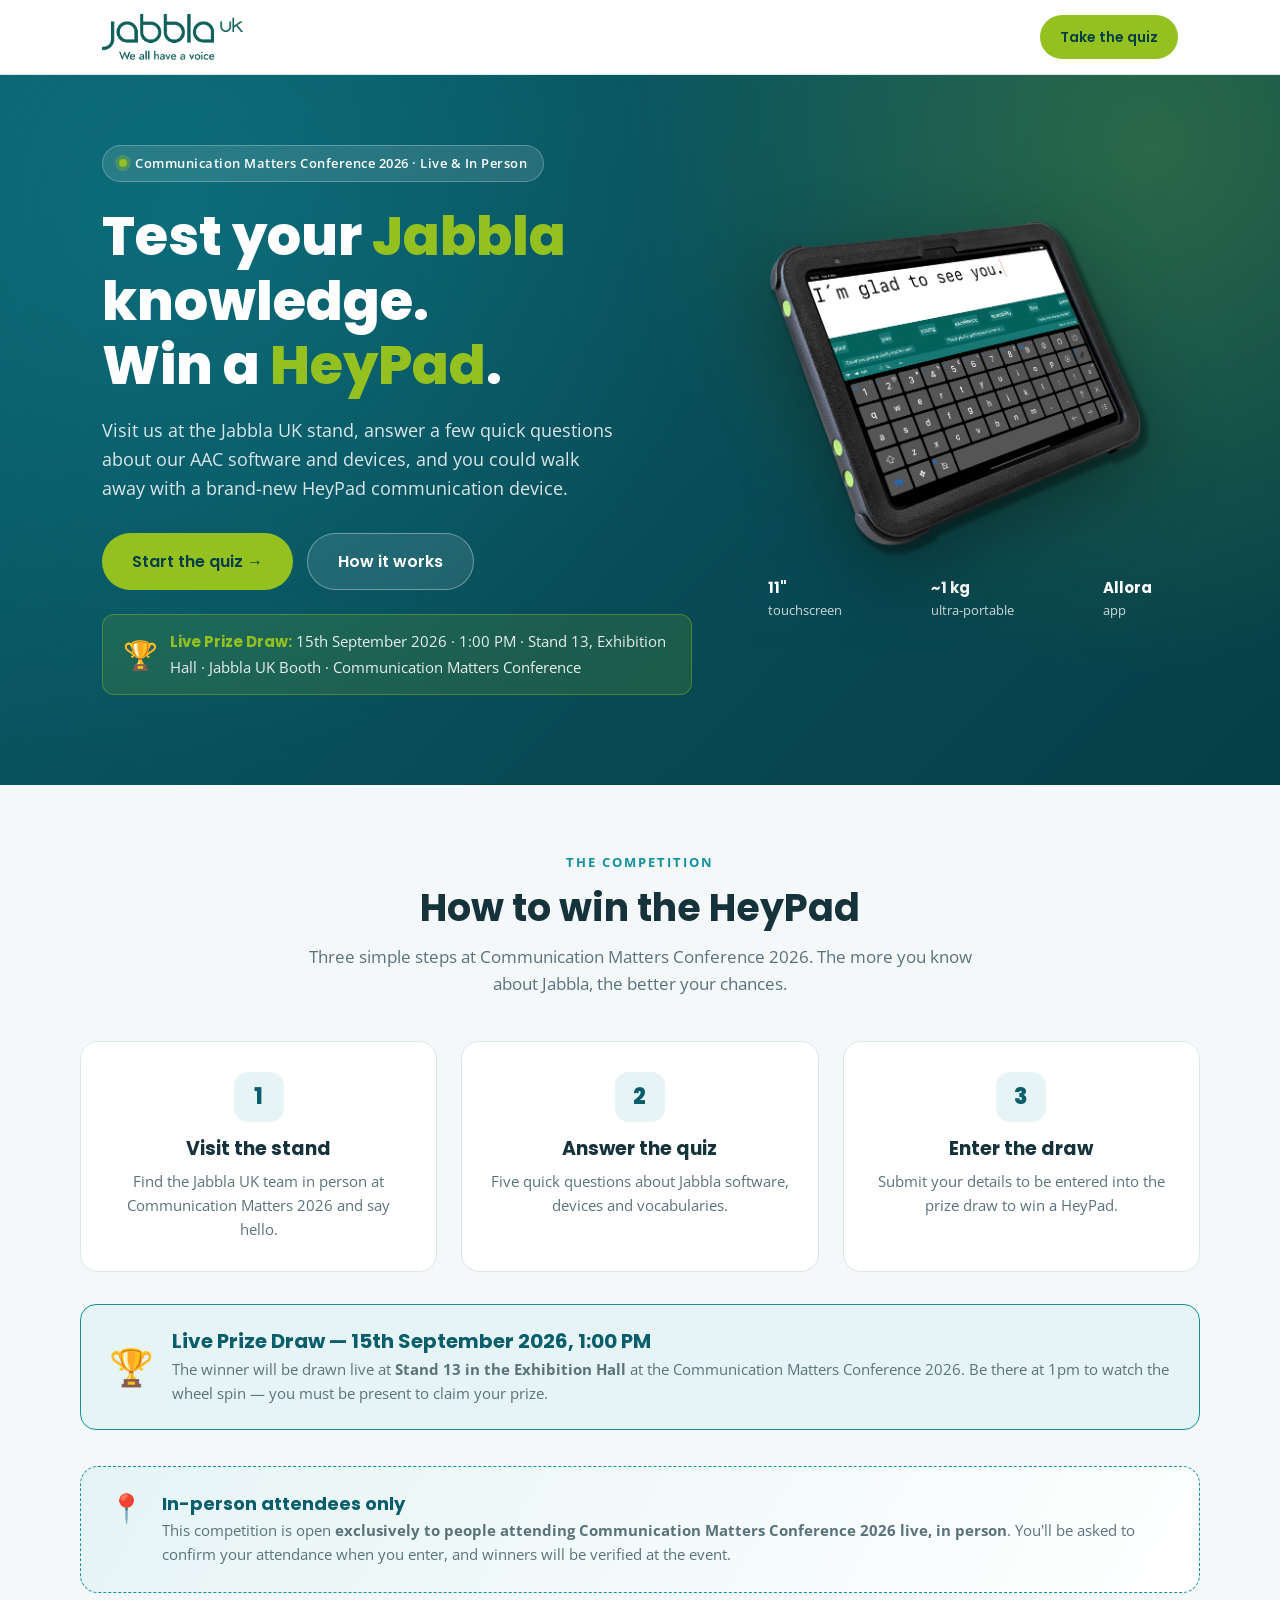
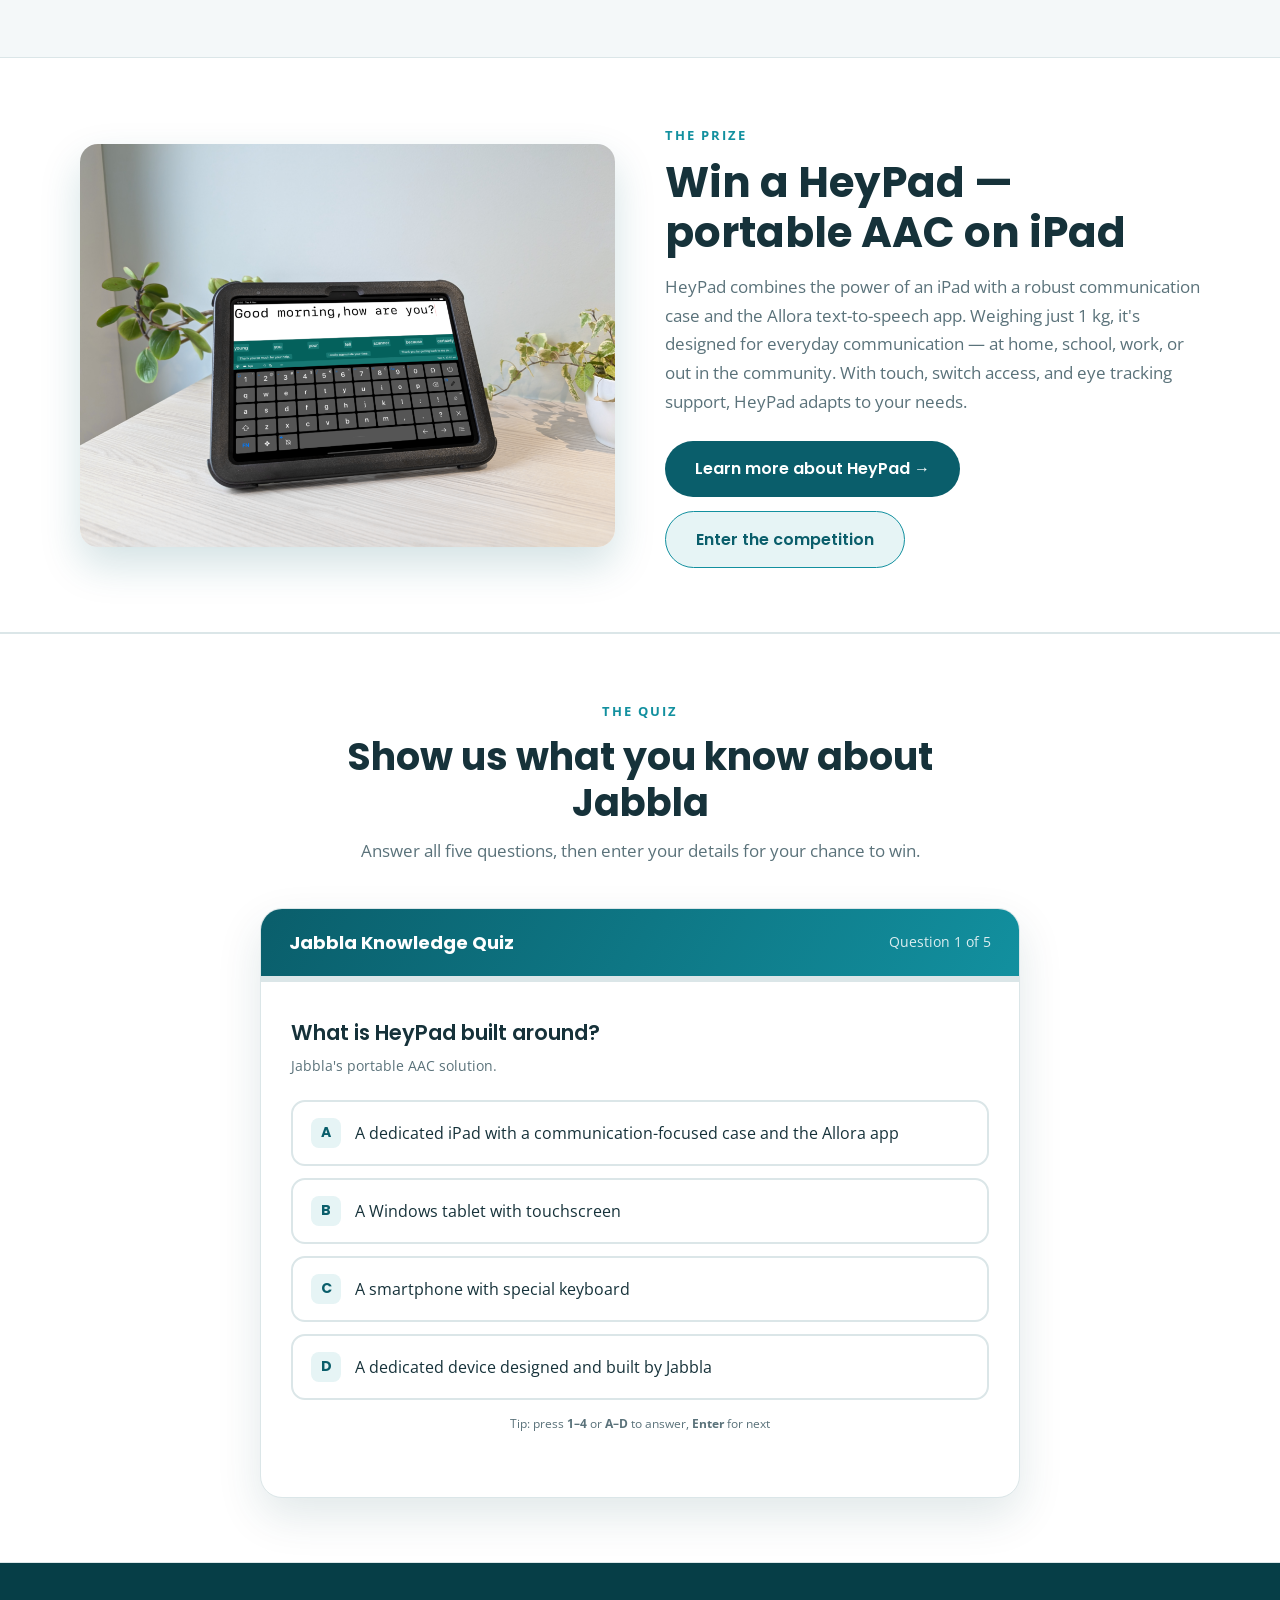
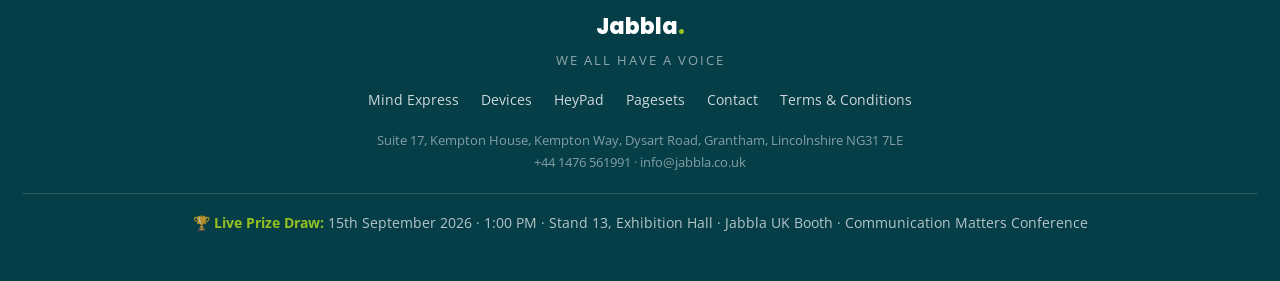
<file: index.html>
<!DOCTYPE html>
<html lang="en-GB">
<head>
<meta charset="UTF-8" />
<meta name="viewport" content="width=device-width, initial-scale=1.0" />
<title>Win a HeyPad | Jabbla UK @ Communication Matters 2026</title>
<meta name="description" content="Test your Jabbla knowledge at Communication Matters Conference 2026 for your chance to win a HeyPad AAC communication device. Open to in-person attendees only." />
<link rel="icon" href="favicon-32.png?v=2" type="image/png" sizes="32x32" />
<link rel="icon" href="favicon-192.png?v=2" type="image/png" sizes="192x192" />
<link rel="apple-touch-icon" href="favicon-180.png?v=2" />
<meta property="og:title" content="Win a HeyPad | Jabbla UK @ Communication Matters 2026" />
<meta property="og:description" content="Test your Jabbla knowledge at CM 2026 for your chance to win a HeyPad AAC communication device. Open to in-person attendees only." />
<meta property="og:image" content="https://smilepineapple.github.io/heypad-competition-cm2026/HeyPad-EN-side-3-no-background.png" />
<meta property="og:url" content="https://www.jabbla.co.uk/heypad-competition/" />
<script>
  // Redirect any old GitHub Pages QR/bookmark traffic to the official Jabbla site
  if(location.hostname === 'smilepineapple.github.io' && location.pathname.startsWith('/heypad-competition-cm2026')){
    const target = 'https://www.jabbla.co.uk' + location.pathname.replace('/heypad-competition-cm2026','/heypad-competition') + location.search + location.hash;
    location.replace(target);
  }
</script>
<meta property="og:type" content="website" />
<meta name="twitter:card" content="summary_large_image" />
<meta name="twitter:title" content="Win a HeyPad | Jabbla UK @ Communication Matters 2026" />
<meta name="twitter:description" content="Test your Jabbla knowledge at CM 2026 for your chance to win a HeyPad AAC communication device." />
<meta name="twitter:image" content="https://smilepineapple.github.io/heypad-competition-cm2026/HeyPad-EN-side-3-no-background.png" />
<link rel="preconnect" href="https://fonts.googleapis.com" />
<link rel="preconnect" href="https://fonts.gstatic.com" crossorigin />
<link href="https://fonts.googleapis.com/css2?family=Poppins:wght@400;500;600;700;800&family=Open+Sans:wght@400;500;600;700&display=swap" rel="stylesheet" />
<style>
  :root{
    /* Jabbla-inspired palette: petrol/teal + lime accent */
    --petrol:#0a5e6b;
    --petrol-dark:#063e47;
    --teal:#12909f;
    --teal-light:#e6f4f5;
    --lime:#94c11f;
    --lime-dark:#7aa516;
    --ink:#16323a;
    --muted:#5a727a;
    --line:#dbe6e8;
    --bg:#f4f8f9;
    --white:#ffffff;
    --correct:#94c11f;
    --wrong:#e2574c;
    --shadow:0 18px 45px rgba(6,62,71,.12);
    --radius:18px;
  }
  *{box-sizing:border-box;margin:0;padding:0}
  html{scroll-behavior:smooth}
  body{
    font-family:'Open Sans',-apple-system,BlinkMacSystemFont,sans-serif;
    color:var(--ink);
    background:var(--bg);
    line-height:1.6;
  }
  h1,h2,h3,.brand-name{font-family:'Poppins',sans-serif;font-weight:700;line-height:1.2}

  /* ---------- Header ---------- */
  header.site{
    background:var(--white);
    border-bottom:1px solid var(--line);
    position:sticky;top:0;z-index:50;
  }
  .nav{
    max-width:1120px;margin:0 auto;padding:14px 22px;
    display:flex;align-items:center;justify-content:space-between;gap:14px;
  }
  .logo{display:flex;align-items:center;gap:12px;text-decoration:none;color:var(--ink)}
  .logo-img{height:46px;width:auto;display:block}
  .logo .mark{
    width:42px;height:42px;border-radius:12px;
    background:linear-gradient(135deg,var(--teal),var(--petrol));
    display:grid;place-items:center;color:#fff;font-family:'Poppins';font-weight:800;font-size:22px;
    box-shadow:0 6px 16px rgba(10,94,107,.35);
  }
  .logo .brand-name{font-size:20px;letter-spacing:.5px}
  .logo .tag{display:block;font-family:'Open Sans';font-weight:400;font-size:11px;color:var(--muted);letter-spacing:1.5px;text-transform:uppercase}
  .nav-cta{
    background:var(--lime);color:var(--petrol-dark);text-decoration:none;
    font-family:'Poppins';font-weight:600;font-size:14px;
    padding:11px 20px;border-radius:999px;transition:.2s;white-space:nowrap;
  }
  .nav-cta:hover{background:var(--lime-dark);color:#fff;transform:translateY(-1px)}

  /* ---------- Hero ---------- */
  .hero{
    background:radial-gradient(circle at 15% 20%,rgba(18,144,159,.35),transparent 45%),
               radial-gradient(circle at 90% 10%,rgba(148,193,31,.25),transparent 40%),
               linear-gradient(135deg,var(--petrol) 0%,var(--petrol-dark) 100%);
    color:#fff;position:relative;overflow:hidden;
  }
  .hero-inner{
    max-width:1120px;margin:0 auto;padding:70px 22px 90px;
    display:grid;grid-template-columns:1.15fr .85fr;gap:50px;align-items:center;
  }
  .pill{
    display:inline-flex;align-items:center;gap:8px;
    background:rgba(255,255,255,.12);border:1px solid rgba(255,255,255,.25);
    padding:7px 16px;border-radius:999px;font-size:13px;font-weight:600;
    letter-spacing:.5px;backdrop-filter:blur(4px);margin-bottom:22px;
  }
  .pill .dot{width:8px;height:8px;border-radius:50%;background:var(--lime);box-shadow:0 0 0 4px rgba(148,193,31,.3)}
  .hero h1{font-size:clamp(34px,5vw,54px);font-weight:800;margin-bottom:18px}
  .hero h1 .hl{color:var(--lime)}
  .hero p.lead{font-size:18px;color:rgba(255,255,255,.85);max-width:520px;margin-bottom:30px}
  .hero-actions{display:flex;flex-wrap:wrap;gap:14px}
  .btn{
    border:none;cursor:pointer;font-family:'Poppins';font-weight:600;font-size:16px;
    padding:15px 30px;border-radius:999px;transition:.2s;text-decoration:none;display:inline-flex;align-items:center;gap:10px;
  }
  .btn-primary{background:var(--lime);color:var(--petrol-dark)}
  .btn-primary:hover{background:var(--lime-dark);color:#fff;transform:translateY(-2px);box-shadow:0 12px 26px rgba(148,193,31,.4)}
  .btn-ghost{background:rgba(255,255,255,.1);color:#fff;border:1px solid rgba(255,255,255,.35)}
  .btn-ghost:hover{background:rgba(255,255,255,.2)}

  /* Hero device card */
  .device-card{
    background:transparent;border:none;
    border-radius:24px;padding:26px;backdrop-filter:blur(6px);
  }
  .device-screen{
    background:linear-gradient(160deg,#0c7c8a,#0a5e6b);border-radius:16px;
    aspect-ratio:4/3;display:flex;flex-direction:column;justify-content:space-between;
    padding:20px;border:6px solid rgba(255,255,255,.12);position:relative;
  }
  .device-screen .hp{font-family:'Poppins';font-weight:800;font-size:30px;color:#fff}
  .device-img{width:100%;height:auto;display:block;filter:drop-shadow(0 24px 40px rgba(0,0,0,.35))}
  .device-screen .hp span{color:var(--lime)}
  .device-keys{display:grid;grid-template-columns:repeat(6,1fr);gap:6px}
  .device-keys i{height:14px;border-radius:4px;background:rgba(255,255,255,.25)}
  .device-keys i:nth-child(3n){background:rgba(148,193,31,.6)}
  .device-meta{margin-top:18px;display:flex;justify-content:space-between;font-size:13px;color:rgba(255,255,255,.8)}
  .device-meta b{display:block;font-family:'Poppins';color:#fff;font-size:15px}

  /* HeyPad showcase */
  .heypad-showcase{display:grid;grid-template-columns:1fr 1fr;gap:50px;align-items:center}
  .showcase-img img{width:100%;height:auto;display:block;border-radius:18px;box-shadow:0 18px 40px rgba(10,94,107,.18)}
  .showcase-content{max-width:540px}

  /* ---------- Sections ---------- */
  section{padding:64px 22px}
  .wrap{max-width:1120px;margin:0 auto}
  .section-head{text-align:center;max-width:680px;margin:0 auto 44px}
  .section-head .eyebrow{color:var(--teal);font-weight:700;letter-spacing:2px;text-transform:uppercase;font-size:13px}
  .section-head h2{font-size:clamp(26px,3.5vw,38px);margin:10px 0 12px}
  .section-head p{color:var(--muted);font-size:17px}

  /* How it works */
  .steps{display:grid;grid-template-columns:repeat(3,1fr);gap:24px}
  .step{
    background:var(--white);border:1px solid var(--line);border-radius:var(--radius);
    padding:30px 26px;text-align:center;transition:.2s;
  }
  .step:hover{transform:translateY(-4px);box-shadow:var(--shadow)}
  .step .num{
    width:50px;height:50px;border-radius:14px;margin:0 auto 16px;display:grid;place-items:center;
    background:var(--teal-light);color:var(--petrol);font-family:'Poppins';font-weight:800;font-size:22px;
  }
  .step h3{font-size:19px;margin-bottom:8px}
  .step p{color:var(--muted);font-size:15px}

  /* Eligibility banner */
  .eligibility{
    background:linear-gradient(120deg,var(--teal-light),#fff);
    border:1px dashed var(--teal);border-radius:var(--radius);
    padding:26px 28px;display:flex;gap:18px;align-items:flex-start;margin-top:36px;
  }
  .eligibility .ico{font-size:28px;line-height:1}
  .eligibility h3{font-size:18px;margin-bottom:4px;color:var(--petrol)}
  .eligibility p{color:var(--muted);font-size:15px}

  /* ---------- Quiz ---------- */
  #quiz{background:var(--white);border-top:1px solid var(--line);border-bottom:1px solid var(--line)}
  .quiz-card{
    max-width:760px;margin:0 auto;background:var(--white);
    border:1px solid var(--line);border-radius:22px;box-shadow:var(--shadow);overflow:hidden;
  }
  .quiz-top{background:linear-gradient(120deg,var(--petrol),var(--teal));color:#fff;padding:22px 28px;display:flex;justify-content:space-between;align-items:center}
  .quiz-top h3{font-size:18px}
  .quiz-top .count{font-size:14px;color:rgba(255,255,255,.85)}
  .progress{height:6px;background:var(--line)}
  .progress .bar{height:100%;width:0;background:var(--lime);transition:width .35s ease}
  .quiz-body{padding:34px 30px}
  .q-text{font-family:'Poppins';font-weight:600;font-size:21px;margin-bottom:6px}
  .q-sub{color:var(--muted);font-size:14px;margin-bottom:22px}
  .options{display:flex;flex-direction:column;gap:12px}
  .option{
    text-align:left;border:2px solid var(--line);background:var(--white);
    border-radius:14px;padding:16px 18px;font-size:16px;font-family:'Open Sans';cursor:pointer;
    transition:.18s;display:flex;align-items:center;gap:14px;color:var(--ink);
  }
  .option .letter{
    width:30px;height:30px;border-radius:8px;background:var(--teal-light);color:var(--petrol);
    display:grid;place-items:center;font-family:'Poppins';font-weight:700;font-size:14px;flex:none;transition:.18s;
  }
  .option:hover:not(:disabled){border-color:var(--teal);background:var(--teal-light)}
  .option.correct{border-color:var(--correct);background:rgba(148,193,31,.12)}
  .option.correct .letter{background:var(--correct);color:#fff}
  .option.wrong{border-color:var(--wrong);background:rgba(226,87,76,.08)}
  .option.wrong .letter{background:var(--wrong);color:#fff}
  .option:focus-visible{outline:none;border-color:var(--teal);box-shadow:0 0 0 3px rgba(18,144,159,.25)}
  .option:disabled{cursor:default}
  .explain{
    margin-top:18px;padding:14px 16px;border-radius:12px;background:var(--teal-light);
    font-size:14px;color:var(--petrol-dark);display:none;
  }
  .explain.show{display:block}
  .quiz-foot{padding:0 30px 30px;display:flex;justify-content:flex-end}
  .next-btn{display:none}
  .next-btn.show{display:inline-flex}

  /* Result + form */
  .result{display:none;text-align:center;padding:40px 30px}
  .result.show{display:block}
  .score-ring{
    width:130px;height:130px;border-radius:50%;margin:0 auto 18px;display:grid;place-items:center;
    background:conic-gradient(var(--lime) var(--deg,0deg),var(--line) 0);
  }
  .score-ring .inner{width:104px;height:104px;border-radius:50%;background:#fff;display:grid;place-items:center;flex-direction:column}
  .score-ring .inner b{font-family:'Poppins';font-size:30px;color:var(--petrol)}
  .score-ring .inner span{font-size:12px;color:var(--muted)}
  .result h3{font-size:26px;margin-bottom:8px}
  .result p.msg{color:var(--muted);max-width:460px;margin:0 auto 8px}

  /* Entry form */
  .entry{max-width:560px;margin:30px auto 0;text-align:left;background:var(--bg);border:1px solid var(--line);border-radius:18px;padding:28px}
  .entry h4{font-family:'Poppins';font-size:20px;margin-bottom:4px}
  .entry > p{color:var(--muted);font-size:14px;margin-bottom:20px}
  .field{margin-bottom:16px}
  .field label{display:block;font-weight:600;font-size:14px;margin-bottom:6px}
  .field input{
    width:100%;padding:13px 14px;border:1px solid var(--line);border-radius:10px;font-size:15px;font-family:'Open Sans';
    transition:.15s;background:#fff;
  }
  .field input:focus{outline:none;border-color:var(--teal);box-shadow:0 0 0 3px rgba(18,144,159,.15)}
  .check{display:flex;gap:12px;align-items:flex-start;background:#fff;border:1px solid var(--line);border-radius:12px;padding:14px;margin-bottom:18px}
  .check input{margin-top:4px;width:18px;height:18px;flex:none;accent-color:var(--lime)}
  .check label{font-size:14px;color:var(--ink)}
  .check label b{color:var(--petrol)}
  .form-err{color:var(--wrong);font-size:13px;margin-bottom:14px;display:none}
  .form-err.show{display:block}
  .entry .btn-primary{width:100%;justify-content:center}
  .confirm{display:none;text-align:center;padding:20px}
  .confirm.show{display:block}
  .confirm .tick{width:64px;height:64px;border-radius:50%;background:var(--lime);color:#fff;display:grid;place-items:center;font-size:32px;margin:0 auto 14px}

  .fineprint{font-size:12px;color:var(--muted);margin-top:16px;text-align:center}

  /* ---------- Footer ---------- */
  footer.site{background:var(--petrol-dark);color:rgba(255,255,255,.8);padding:46px 22px;text-align:center}
  footer .f-logo{font-family:'Poppins';font-weight:800;font-size:22px;color:#fff;margin-bottom:6px}
  footer .f-logo span{color:var(--lime)}
  footer .tag{font-size:13px;letter-spacing:2px;text-transform:uppercase;color:rgba(255,255,255,.55);margin-bottom:18px}
  footer .links{display:flex;gap:22px;justify-content:center;flex-wrap:wrap;margin-bottom:18px}
  footer .links a{color:rgba(255,255,255,.8);text-decoration:none;font-size:14px}
  footer .links a:hover{color:var(--lime)}
  footer .addr{font-size:13px;color:rgba(255,255,255,.5);line-height:1.7}

  /* ---------- Responsive ---------- */
  @media(max-width:860px){
    .hero-inner{grid-template-columns:1fr;gap:36px;padding:54px 22px 70px}
    .device-card{max-width:420px}
    .steps{grid-template-columns:1fr}
    .heypad-showcase{grid-template-columns:1fr;gap:36px}
  }
  @media(max-width:520px){
    .nav-cta{display:none}
    .quiz-body{padding:26px 20px}
    .quiz-foot{padding:0 20px 24px}
    .entry{padding:22px 18px}
  }
</style>
</head>
<body>

<!-- HEADER -->
<header class="site">
  <div class="nav">
    <a class="logo" href="#top">
      <img src="Jabbla_UK_2021.jpg" alt="Jabbla UK — We all have a voice" class="logo-img" />
    </a>
    <a class="nav-cta" href="#quiz">Take the quiz</a>
  </div>
</header>

<!-- HERO -->
<section class="hero" id="top" style="padding:0">
  <div class="hero-inner">
    <div>
      <span class="pill"><span class="dot"></span> Communication Matters Conference 2026 · Live &amp; In Person</span>
      <h1>Test your <span class="hl">Jabbla</span> knowledge.<br/>Win a <span class="hl">HeyPad</span>.</h1>
      <p class="lead">Visit us at the Jabbla UK stand, answer a few quick questions about our AAC software and devices, and you could walk away with a brand-new HeyPad communication device.</p>
      <div class="hero-actions">
        <a class="btn btn-primary" href="#quiz">Start the quiz →</a>
        <a class="btn btn-ghost" href="#how">How it works</a>
      </div>
      <div class="draw-banner" style="margin-top:24px;background:rgba(148,193,31,.15);border:1px solid rgba(148,193,31,.4);border-radius:12px;padding:14px 20px;display:flex;align-items:center;gap:12px">
        <span style="font-size:28px">🏆</span>
        <div>
          <b style="color:var(--lime);font-family:'Poppins';font-size:15px">Live Prize Draw:</b>
          <span style="color:rgba(255,255,255,.9);font-size:15px"> 15th September 2026 · 1:00 PM · Stand 13, Exhibition Hall · Jabbla UK Booth · Communication Matters Conference</span>
        </div>
      </div>
    </div>
    <div class="device-card">
      <img src="HeyPad-EN-side-3-no-background.png" alt="HeyPad AAC communication device" class="device-img" />
      <div class="device-meta">
        <div><b>11"</b> touchscreen</div>
        <div><b>~1 kg</b> ultra-portable</div>
        <div><b>Allora</b> app</div>
      </div>
    </div>
  </div>
</section>

<!-- HOW IT WORKS -->
<section id="how">
  <div class="wrap">
    <div class="section-head">
      <span class="eyebrow">The Competition</span>
      <h2>How to win the HeyPad</h2>
      <p>Three simple steps at Communication Matters Conference 2026. The more you know about Jabbla, the better your chances.</p>
    </div>
    <div class="steps">
      <div class="step">
        <div class="num">1</div>
        <h3>Visit the stand</h3>
        <p>Find the Jabbla UK team in person at Communication Matters 2026 and say hello.</p>
      </div>
      <div class="step">
        <div class="num">2</div>
        <h3>Answer the quiz</h3>
        <p>Five quick questions about Jabbla software, devices and vocabularies.</p>
      </div>
      <div class="step">
        <div class="num">3</div>
        <h3>Enter the draw</h3>
        <p>Submit your details to be entered into the prize draw to win a HeyPad.</p>
      </div>
    </div>

    <div class="draw-info" style="background:var(--teal-light);border:1px solid var(--teal);border-radius:16px;padding:24px 28px;margin-top:32px;display:flex;align-items:center;gap:18px;flex-wrap:wrap">
      <span style="font-size:36px">🏆</span>
      <div style="flex:1;min-width:260px">
        <h3 style="font-family:'Poppins';font-size:20px;color:var(--petrol);margin-bottom:4px">Live Prize Draw — 15th September 2026, 1:00 PM</h3>
        <p style="color:var(--muted);font-size:15px;margin:0">The winner will be drawn live at <b>Stand 13 in the Exhibition Hall</b> at the Communication Matters Conference 2026. Be there at 1pm to watch the wheel spin — you must be present to claim your prize.</p>
      </div>
    </div>

    <div class="eligibility">
      <div class="ico">📍</div>
      <div>
        <h3>In-person attendees only</h3>
        <p>This competition is open <b>exclusively to people attending Communication Matters Conference 2026 live, in person</b>. You'll be asked to confirm your attendance when you enter, and winners will be verified at the event.</p>
      </div>
    </div>
  </div>
</section>

<!-- HEYPAD SHOWCASE -->
<section style="background:var(--white);border-top:1px solid var(--line);border-bottom:1px solid var(--line)">
  <div class="wrap">
    <div class="heypad-showcase">
      <div class="showcase-img">
        <img src="HeyPad-EN-side-2-1024x771.png" alt="Jabbla HeyPad communication device" />
      </div>
      <div class="showcase-content">
        <span class="eyebrow" style="color:var(--teal);font-weight:700;letter-spacing:2px;text-transform:uppercase;font-size:13px">The Prize</span>
        <h2 style="font-family:'Poppins';font-size:clamp(28px,3.5vw,42px);margin:10px 0 14px">Win a HeyPad — portable AAC on iPad</h2>
        <p style="color:var(--muted);font-size:17px;line-height:1.7;margin-bottom:24px">HeyPad combines the power of an iPad with a robust communication case and the Allora text-to-speech app. Weighing just 1 kg, it's designed for everyday communication — at home, school, work, or out in the community. With touch, switch access, and eye tracking support, HeyPad adapts to your needs.</p>
        <div style="display:flex;gap:14px;flex-wrap:wrap">
          <a href="https://www.jabbla.co.uk/devices/heypad/" target="_blank" rel="noopener" class="btn btn-primary" style="background:var(--petrol);color:#fff">Learn more about HeyPad →</a>
          <a href="#quiz" class="btn" style="background:var(--teal-light);color:var(--petrol);border:1px solid var(--teal)">Enter the competition</a>
        </div>
      </div>
    </div>
  </div>
</section>

<!-- QUIZ -->
<section id="quiz">
  <div class="section-head">
    <span class="eyebrow">The Quiz</span>
    <h2>Show us what you know about Jabbla</h2>
    <p>Answer all five questions, then enter your details for your chance to win.</p>
  </div>

  <div class="quiz-card">
    <div class="quiz-top">
      <h3>Jabbla Knowledge Quiz</h3>
      <span class="count" id="count">Question 1 of 5</span>
    </div>
    <div class="progress"><div class="bar" id="bar"></div></div>

    <!-- Question view -->
    <div id="questionView">
      <div class="quiz-body">
        <div class="q-text" id="qText"></div>
        <div class="q-sub" id="qSub"></div>
        <div class="options" id="options"></div>
        <div class="explain" id="explain"></div>
        <p style="font-size:12px;color:var(--muted);margin-top:14px;text-align:center" id="kbHint">Tip: press <b>1–4</b> or <b>A–D</b> to answer, <b>Enter</b> for next</p>
      </div>
      <div class="quiz-foot">
        <button class="btn btn-primary next-btn" id="nextBtn">Next →</button>
      </div>
    </div>

    <!-- Result view -->
    <div class="result" id="result">
      <div class="score-ring" id="ring">
        <div class="inner">
          <b id="scoreNum">0/5</b>
          <span>correct</span>
        </div>
      </div>
      <h3 id="resultTitle">Nice work!</h3>
      <p class="msg" id="resultMsg"></p>

      <!-- Entry form -->
      <form class="entry" id="entryForm" novalidate>
        <h4>Enter the prize draw</h4>
        <p>Complete your details to be entered into the draw to win a HeyPad.</p>
        <div class="field">
          <label for="name">Full name</label>
          <input type="text" id="name" name="name" placeholder="Jane Smith" autocomplete="name" />
        </div>
        <div class="field">
          <label for="email">Email address</label>
          <input type="email" id="email" name="email" placeholder="jane@example.com" autocomplete="email" />
        </div>
        <div class="field">
          <label for="org">Organisation / role <span style="color:var(--muted);font-weight:400">(optional)</span></label>
          <input type="text" id="org" name="org" placeholder="e.g. SLT, school, NHS trust" />
        </div>
        <div class="check">
          <input type="checkbox" id="attending" />
          <label for="attending">I confirm I am attending <b>Communication Matters Conference 2026 live, in person</b>, and I understand winners will be verified at the event. I also confirm I am <b>not an employee of another AAC company</b>.</label>
        </div>
        <div class="check">
          <input type="checkbox" id="consent" />
          <label for="consent">I'm happy for Jabbla UK to contact me about this competition and AAC products. (You can unsubscribe at any time.)</label>
        </div>
        <div class="check">
          <input type="checkbox" id="terms" />
          <label for="terms">I have read and agree to the <a href="terms.html" target="_blank" rel="noopener">Terms &amp; Conditions</a> for this competition.</label>
        </div>
        <div class="form-err" id="formErr"></div>
        <button type="submit" class="btn btn-primary">Submit my entry</button>
        <p class="fineprint">You earn one entry for every correct answer (up to 5). Open to in-person attendees of Communication Matters Conference 2026 only. <a href="terms.html" target="_blank" rel="noopener">Full terms &amp; conditions</a>.</p>
      </form>

      <!-- Confirmation -->
      <div class="confirm" id="confirm">
        <div class="tick">✓</div>
        <h3>You're entered!</h3>
        <p class="msg">Thanks <span id="winnerName">there</span> — your <b id="entryCount">entries</b> are in. Come and chat to the Jabbla UK team at the stand, and good luck! 🎉</p>
        <div style="display:flex;gap:12px;flex-wrap:wrap;justify-content:center;margin-top:18px">
          <a class="btn btn-ghost" href="#top" style="color:var(--petrol);border-color:var(--teal)">Back to top</a>
        </div>
      </div>
    </div>
  </div>
</section>

<!-- FOOTER -->
<footer class="site">
  <div class="f-logo">Jabbla<span>.</span></div>
  <div class="tag">We all have a voice</div>
  <div class="links">
    <a href="https://www.jabbla.co.uk/mind-express/" target="_blank" rel="noopener">Mind Express</a>
    <a href="https://www.jabbla.co.uk/products/" target="_blank" rel="noopener">Devices</a>
    <a href="https://www.jabbla.co.uk/devices/heypad/" target="_blank" rel="noopener">HeyPad</a>
    <a href="https://www.jabbla.co.uk/pagesets/" target="_blank" rel="noopener">Pagesets</a>
    <a href="https://www.jabbla.co.uk/contact/" target="_blank" rel="noopener">Contact</a>
    <a href="terms.html">Terms &amp; Conditions</a>
  </div>
  <div class="addr">
    Suite 17, Kempton House, Kempton Way, Dysart Road, Grantham, Lincolnshire NG31 7LE<br/>
    +44 1476 561991 · info@jabbla.co.uk
  </div>
  <div style="margin-top:20px;padding-top:18px;border-top:1px solid rgba(255,255,255,.15);font-size:14px;color:rgba(255,255,255,.7)">
    🏆 <b style="color:var(--lime)">Live Prize Draw:</b> 15th September 2026 · 1:00 PM · Stand 13, Exhibition Hall · Jabbla UK Booth · Communication Matters Conference
  </div>
</footer>

<script>
  // --- Google Form integration (submissions land in the linked Google Sheet) ---
  const GOOGLE_FORM = {
    action: 'https://docs.google.com/forms/d/e/1FAIpQLSc-ibGcyf7X2vGHS-qXTzYFqww0OwMeHCXjPR0-lgl9mJIiMQ/formResponse',
    fields: {
      name:      'entry.949208364',
      email:     'entry.1907129134',
      org:       'entry.1028248720',
      score:     'entry.163855704',
      attending: 'entry.1478115049',
      consent:   'entry.265112526'
    }
  };

  function submitToGoogleForm(entry){
    const data = new FormData();
    data.append(GOOGLE_FORM.fields.name, entry.name);
    data.append(GOOGLE_FORM.fields.email, entry.email);
    data.append(GOOGLE_FORM.fields.org, entry.org || '');
    data.append(GOOGLE_FORM.fields.score, entry.score);
    data.append(GOOGLE_FORM.fields.attending, 'Yes — attending in person');
    data.append(GOOGLE_FORM.fields.consent, 'Yes');
    return fetch(GOOGLE_FORM.action, { method:'POST', mode:'no-cors', body:data });
  }

  const QUESTIONS = [
    {
      q: "What is HeyPad built around?",
      sub: "Jabbla's portable AAC solution.",
      options: [
        "A dedicated iPad with a communication-focused case and the Allora app",
        "A Windows tablet with touchscreen",
        "A smartphone with special keyboard",
        "A dedicated device designed and built by Jabbla"
      ],
      answer: 0,
      explain: "HeyPad combines an iPad, a robust Jabbla communication case, and the Allora text-to-speech app for reliable, portable communication."
    },
    {
      q: "What does AAC stand for?",
      sub: "The field Jabbla works in.",
      options: [
        "Automated Assisted Computing",
        "Augmentative and Alternative Communication",
        "Assistive Application Computer",
        "Alternative and Adapted Communication"
      ],
      answer: 1,
      explain: "Jabbla's software and devices support Augmentative and Alternative Communication (AAC) — helping people who cannot rely on speech to have a voice."
    },
    {
      q: "Which is Jabbla's flagship communication software?",
      sub: "Used for daily chats, learning and environmental control.",
      options: [
        "SprintPlus",
        "Allora 3",
        "Mind Express",
        "Woodpecker"
      ],
      answer: 2,
      explain: "Mind Express is Jabbla's communication software in the broadest sense — for conversation, language learning, messaging and environmental control."
    },
    {
      q: "Roughly how much does the HeyPad weigh (including the iPad)?",
      sub: "It's designed to be ultra-portable.",
      options: [
        "2 kg",
        "1 kg",
        "1.2 kg",
        "1.25 kg"
      ],
      answer: 1,
      explain: "HeyPad weighs approximately 1 kg including the iPad, making it easy to carry throughout the day."
    },
    {
      q: "What 2 things about the Tellus i6 make it unique?",
      sub: "Jabbla innovate and always strive to give people more autonomy.",
      options: [
        "Brain computer interface and ability to wake from sleep with eyegaze",
        "Rear camera that can be controlled and wheelchair control using eyegaze",
        "Integrated desk mount and Daessy compatible",
        "Integrated RF ZWave and infrared environmental control"
      ],
      answer: 1,
      explain: "The Tellus i6 offers unique features such as a rear camera that can be controlled with eyegaze and wheelchair control using eyegaze, supporting greater independence."
    }
  ];

  let current = 0, score = 0, locked = false;
  const qText = document.getElementById('qText');
  const qSub = document.getElementById('qSub');
  const optionsEl = document.getElementById('options');
  const explainEl = document.getElementById('explain');
  const nextBtn = document.getElementById('nextBtn');
  const bar = document.getElementById('bar');
  const count = document.getElementById('count');
  const letters = ['A','B','C','D'];

  function render(){
    const item = QUESTIONS[current];
    locked = false;
    count.textContent = `Question ${current+1} of ${QUESTIONS.length}`;
    bar.style.width = `${(current/QUESTIONS.length)*100}%`;
    qText.textContent = item.q;
    qSub.textContent = item.sub;
    explainEl.classList.remove('show');
    explainEl.textContent = item.explain;
    nextBtn.classList.remove('show');
    nextBtn.textContent = current === QUESTIONS.length-1 ? 'See my result →' : 'Next →';
    optionsEl.innerHTML = '';
    item.options.forEach((opt,i)=>{
      const btn = document.createElement('button');
      btn.className = 'option';
      btn.innerHTML = `<span class="letter">${letters[i]}</span><span>${opt}</span>`;
      btn.addEventListener('click',()=>choose(i,btn,item));
      optionsEl.appendChild(btn);
    });
  }

  function choose(i,btn,item){
    if(locked) return;
    locked = true;
    const all = optionsEl.querySelectorAll('.option');
    all.forEach(b=>b.disabled=true);
    if(!btn) btn = all[i];
    if(i === item.answer){
      btn.classList.add('correct');
      score++;
    } else {
      btn.classList.add('wrong');
      all[item.answer].classList.add('correct');
    }
    explainEl.classList.add('show');
    nextBtn.classList.add('show');
    nextBtn.focus();
  }

  nextBtn.addEventListener('click',()=>{
    if(current < QUESTIONS.length-1){
      current++;
      render();
      // Focus first option for keyboard users
      const firstOpt = optionsEl.querySelector('.option');
      if(firstOpt) firstOpt.focus();
    } else {
      showResult();
    }
  });

  // Keyboard accessibility: 1-4 / A-D to select, Enter for next
  document.addEventListener('keydown',(e)=>{
    // Don't interfere if user is typing in a form field
    const tag = (e.target.tagName || '').toLowerCase();
    if(tag === 'input' || tag === 'textarea' || tag === 'select') return;
    const item = QUESTIONS[current];
    if(!item) return;

    // Number keys 1-4 or letter keys A-D to select an answer
    if(!locked){
      let idx = -1;
      if(e.key >= '1' && e.key <= '4'){ idx = parseInt(e.key) - 1; }
      else if(e.key >= 'a' && e.key <= 'd'){ idx = e.key.charCodeAt(0) - 97; }
      else if(e.key >= 'A' && e.key <= 'D'){ idx = e.key.charCodeAt(0) - 65; }
      if(idx >= 0 && idx < item.options.length){
        e.preventDefault();
        choose(idx, null, item);
      }
    }

    // Enter or Right Arrow to advance to next question
    if((e.key === 'Enter' || e.key === 'ArrowRight') && locked){
      e.preventDefault();
      if(nextBtn.classList.contains('show')) nextBtn.click();
    }
  });

  function showResult(){
    bar.style.width = '100%';
    count.textContent = 'Complete';
    document.getElementById('questionView').style.display = 'none';
    const result = document.getElementById('result');
    result.classList.add('show');
    document.getElementById('scoreNum').textContent = `${score}/${QUESTIONS.length}`;
    const deg = (score/QUESTIONS.length)*360;
    document.getElementById('ring').style.setProperty('--deg', `${deg}deg`);
    const title = document.getElementById('resultTitle');
    const msg = document.getElementById('resultMsg');
    if(score === QUESTIONS.length){
      title.textContent = 'Jabbla expert! 🌟';
      msg.textContent = `A perfect score — that\'s ${score} entries into the draw! Enter your details below for your chance to win the HeyPad.`;
    } else if(score >= 1){
      title.textContent = `Great effort — ${score} entries!`;
      msg.textContent = `You scored ${score} out of ${QUESTIONS.length}, so you\'ve earned ${score} entries into the draw. Pop your details in below.`;
    } else {
      title.textContent = 'Thanks for playing!';
      msg.textContent = 'You didn\'t score this time, but you can still enter once with your details below. Good luck!';
    }
  }

  // Entry form
  const form = document.getElementById('entryForm');
  const formErr = document.getElementById('formErr');
  form.addEventListener('submit',(e)=>{
    e.preventDefault();
    formErr.classList.remove('show');
    const name = document.getElementById('name').value.trim();
    const email = document.getElementById('email').value.trim();
    const attending = document.getElementById('attending').checked;
    const consent = document.getElementById('consent').checked;
    const emailOk = /^[^\s@]+@[^\s@]+\.[^\s@]+$/.test(email);

    if(!name){ return fail('Please enter your name.'); }
    if(!emailOk){ return fail('Please enter a valid email address.'); }
    if(!attending){ return fail('You must confirm you are attending Communication Matters 2026 in person to enter.'); }
    if(!consent){ return fail('Please tick the consent box so we can contact you if you win.'); }
    const terms = document.getElementById('terms').checked;
    if(!terms){ return fail('You must accept the Terms & Conditions to enter.'); }

    // Check for duplicate email or name in existing entries
    try {
      const existing = JSON.parse(localStorage.getItem('heypad_entries')||'[]');
      const emailLower = email.toLowerCase();
      const nameLower = name.toLowerCase();
      const duplicate = existing.find(e => 
        e.email.toLowerCase() === emailLower || e.name.toLowerCase() === nameLower
      );
      if(duplicate){
        return fail(`This ${duplicate.email.toLowerCase() === emailLower ? 'email address' : 'name'} has already been entered. Each person can only enter once.`);
      }
    } catch(err){ /* continue if localStorage fails */ }

    // Store entry locally (demo) — swap for a real endpoint/Buffer/CRM later.
    const entry = {
      name, email,
      org: document.getElementById('org').value.trim(),
      score: `${score}/${QUESTIONS.length}`,
      attendingInPerson: true,
      timestamp: new Date().toISOString()
    };
    try {
      const entries = JSON.parse(localStorage.getItem('heypad_entries')||'[]');
      entries.push(entry);
      localStorage.setItem('heypad_entries', JSON.stringify(entries));
    } catch(err){ /* storage optional */ }

    // Send to Google Form (fire-and-forget; no-cors means we can't read the response).
    submitToGoogleForm(entry).catch(()=>{ /* offline-safe: localStorage backup already saved */ });

    form.style.display = 'none';
    document.getElementById('winnerName').textContent = name.split(' ')[0];
    const entriesText = score === 1 ? '1 entry' : `${score} entries`;
    document.getElementById('entryCount').textContent = entriesText;
    document.getElementById('confirm').classList.add('show');
  });

  function fail(message){
    formErr.textContent = message;
    formErr.classList.add('show');
  }

  render();
</script>
</body>
</html>
</file>
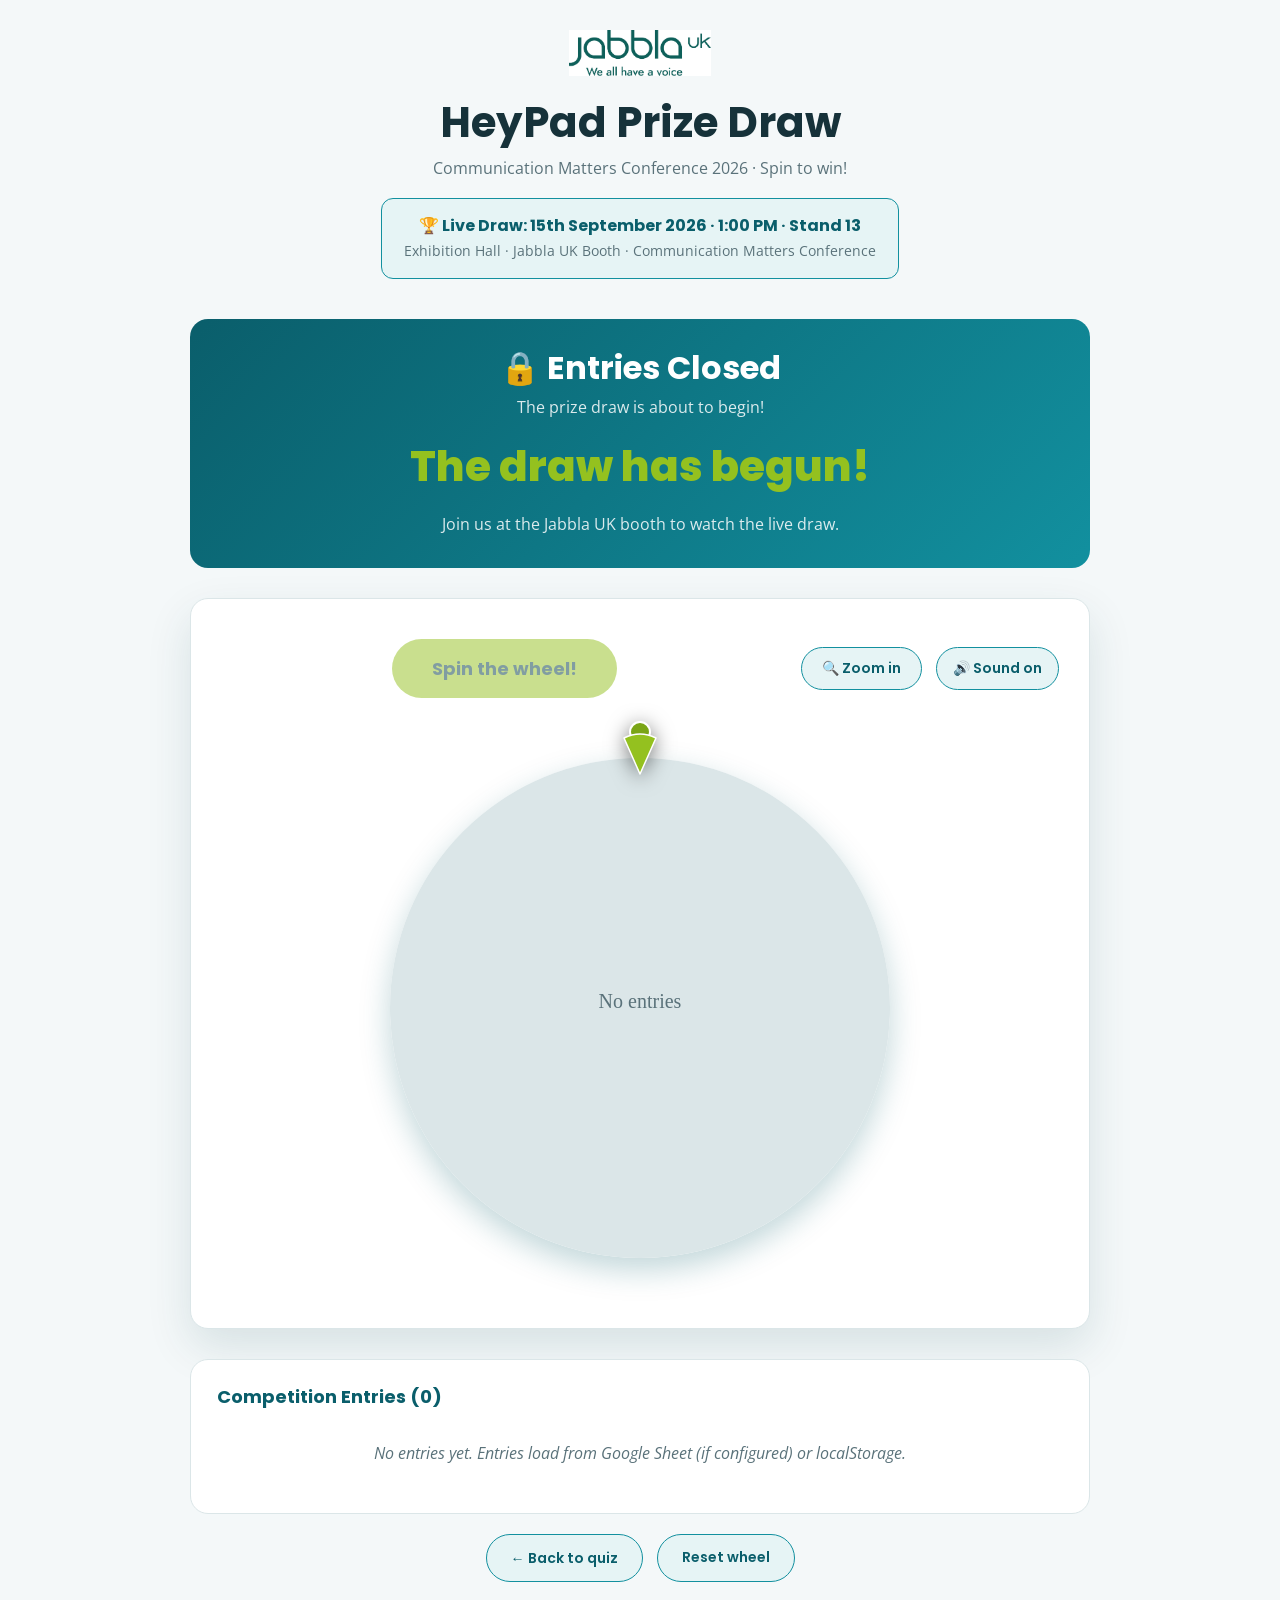
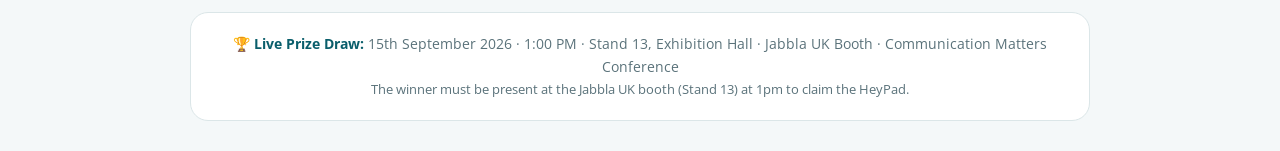
<file: draw.html>
<!DOCTYPE html>
<html lang="en-GB">
<head>
<meta charset="UTF-8" />
<meta name="viewport" content="width=device-width, initial-scale=1.0" />
<title>HeyPad Prize Draw | Jabbla UK @ CM 2026</title>
<meta name="description" content="Watch the live HeyPad prize draw wheel spin at the Jabbla UK booth, Communication Matters Conference 2026. 15th September, 1:00 PM." />
<link rel="icon" href="favicon-32.png?v=2" type="image/png" sizes="32x32" />
<link rel="icon" href="favicon-192.png?v=2" type="image/png" sizes="192x192" />
<link rel="apple-touch-icon" href="favicon-180.png?v=2" />
<meta property="og:title" content="HeyPad Prize Draw | Jabbla UK @ CM 2026" />
<meta property="og:description" content="Watch the live prize draw wheel spin at the Jabbla UK booth. 15th September 2026, 1:00 PM." />
<meta property="og:image" content="https://smilepineapple.github.io/heypad-competition-cm2026/HeyPad-EN-side-3-no-background.png" />
<meta property="og:url" content="https://www.jabbla.co.uk/heypad-competition/draw.html" />
<script>
  if(location.hostname === 'smilepineapple.github.io' && location.pathname.startsWith('/heypad-competition-cm2026')){
    const target = 'https://www.jabbla.co.uk' + location.pathname.replace('/heypad-competition-cm2026','/heypad-competition') + location.search + location.hash;
    location.replace(target);
  }
</script>
<meta property="og:type" content="website" />
<meta name="twitter:card" content="summary_large_image" />
<meta name="twitter:title" content="HeyPad Prize Draw | Jabbla UK @ CM 2026" />
<meta name="twitter:description" content="Watch the live prize draw wheel spin at the Jabbla UK booth. 15th September 2026, 1:00 PM." />
<meta name="twitter:image" content="https://smilepineapple.github.io/heypad-competition-cm2026/HeyPad-EN-side-3-no-background.png" />
<link rel="preconnect" href="https://fonts.googleapis.com" />
<link rel="preconnect" href="https://fonts.gstatic.com" crossorigin />
<link href="https://fonts.googleapis.com/css2?family=Poppins:wght@400;500;600;700;800&family=Open+Sans:wght@400;500;600;700&display=swap" rel="stylesheet" />
<style>
  :root{
    --petrol:#0a5e6b;
    --petrol-dark:#063e47;
    --teal:#12909f;
    --teal-light:#e6f4f5;
    --lime:#94c11f;
    --lime-dark:#7aa516;
    --ink:#16323a;
    --muted:#5a727a;
    --line:#dbe6e8;
    --bg:#f4f8f9;
    --white:#ffffff;
    --shadow:0 18px 45px rgba(6,62,71,.12);
    --radius:18px;
  }
  *{box-sizing:border-box;margin:0;padding:0}
  body{
    font-family:'Open Sans',-apple-system,BlinkMacSystemFont,sans-serif;
    color:var(--ink);
    background:var(--bg);
    line-height:1.6;
    padding:30px 20px;
  }
  h1,h2,h3{font-family:'Poppins',sans-serif;font-weight:700;line-height:1.2}

  .container{max-width:900px;margin:0 auto}
  .header{text-align:center;margin-bottom:40px}
  .header .logo-img{height:46px;width:auto;display:inline-block;margin-bottom:14px}
  .header h1{font-size:clamp(28px,4vw,42px);margin-bottom:8px}
  .header p{color:var(--muted);font-size:16px}

  .wheel-wrap{
    background:var(--white);border:1px solid var(--line);border-radius:var(--radius);
    padding:40px 30px;box-shadow:var(--shadow);margin-bottom:30px;
  }
  .wheel-container{position:relative;width:100%;max-width:500px;margin:30px auto 30px;padding-top:30px;transition:max-width .4s ease}
  .wheel-container.zoomed{max-width:900px;padding-top:40px}
  .wheel-canvas{width:100%;height:auto;display:block;border-radius:50%;box-shadow:0 12px 30px rgba(10,94,107,.25)}
  .wheel-wrap.zoomed{overflow-x:auto;padding:30px 10px}
  .wheel-pointer{
    position:absolute;top:-8px;left:50%;transform:translateX(-50%);
    width:44px;height:56px;z-index:10;
    filter:drop-shadow(0 4px 10px rgba(0,0,0,.5));
    pointer-events:none;
  }
  .spin-btn{
    background:var(--lime);color:var(--petrol-dark);border:none;cursor:pointer;
    font-family:'Poppins';font-weight:700;font-size:18px;padding:16px 40px;border-radius:999px;
    transition:.2s;display:block;margin:0 auto;
  }
  .spin-btn:hover:not(:disabled){background:var(--lime-dark);color:#fff;transform:translateY(-2px);box-shadow:0 12px 26px rgba(148,193,31,.4)}
  .spin-btn:disabled{opacity:.5;cursor:not-allowed}

  .wheel-controls{display:flex;gap:14px;justify-content:center;align-items:center;flex-wrap:wrap;margin-top:20px}
  .zoom-btn{
    background:var(--teal-light);color:var(--petrol);border:1px solid var(--teal);cursor:pointer;
    font-family:'Poppins';font-weight:600;font-size:14px;padding:10px 20px;border-radius:999px;
    transition:.2s;display:inline-flex;align-items:center;gap:6px
  }
  .zoom-btn:hover{background:var(--teal);color:#fff}
  .zoom-btn.active{background:var(--petrol);color:#fff;border-color:var(--petrol)}

  .sound-btn{
    background:var(--teal-light);color:var(--petrol);border:1px solid var(--teal);cursor:pointer;
    font-family:'Poppins';font-weight:600;font-size:14px;padding:10px 16px;border-radius:999px;
    transition:.2s;display:inline-flex;align-items:center;gap:6px
  }
  .sound-btn:hover{background:var(--teal);color:#fff}
  .sound-btn.muted{opacity:.6}

  .entry-badge{
    display:inline-flex;align-items:center;gap:8px;background:var(--lime);color:var(--petrol-dark);
    font-family:'Poppins';font-weight:700;font-size:14px;padding:8px 18px;border-radius:999px;
    margin-bottom:10px
  }

  .winner-announce{
    background:linear-gradient(135deg,var(--petrol),var(--teal));color:#fff;
    border-radius:var(--radius);padding:30px;text-align:center;display:none;margin-top:30px;
    position:relative;overflow:hidden
  }
  .winner-announce.show{display:block}
  .winner-announce h2{font-size:clamp(24px,3vw,34px);margin-bottom:8px}
  .winner-announce .name{font-size:clamp(32px,4vw,48px);font-weight:800;color:var(--lime);margin:10px 0}
  .winner-announce p{font-size:16px;color:rgba(255,255,255,.85)}
  .winner-announce .respin-btn{
    margin-top:16px;background:var(--lime);color:var(--petrol-dark);border:none;cursor:pointer;
    font-family:'Poppins';font-weight:700;font-size:15px;padding:12px 28px;border-radius:999px;transition:.2s
  }
  .winner-announce .respin-btn:hover{background:var(--lime-dark);color:#fff}

  .confetti{position:absolute;width:10px;height:10px;pointer-events:none;opacity:0}

  .entries-list{
    background:var(--white);border:1px solid var(--line);border-radius:var(--radius);
    padding:26px;margin-top:30px;
  }
  .entries-list h3{font-size:18px;margin-bottom:14px;color:var(--petrol)}
  .entries-list ul{list-style:none;display:grid;grid-template-columns:repeat(auto-fill,minmax(200px,1fr));gap:10px}
  .entries-list li{padding:10px 14px;background:var(--teal-light);border-radius:8px;font-size:14px;color:var(--ink)}
  .no-entries{color:var(--muted);font-style:italic;text-align:center;padding:20px}

  .actions{display:flex;gap:14px;justify-content:center;flex-wrap:wrap;margin-top:20px}
  .btn{
    border:none;cursor:pointer;font-family:'Poppins';font-weight:600;font-size:14px;
    padding:12px 24px;border-radius:999px;transition:.2s;text-decoration:none;display:inline-flex;align-items:center;gap:8px;
  }
  .btn-secondary{background:var(--teal-light);color:var(--petrol);border:1px solid var(--teal)}
  .btn-secondary:hover{background:var(--teal);color:#fff}

  .draw-closed{
    background:linear-gradient(135deg,var(--petrol),var(--teal));color:#fff;
    border-radius:var(--radius);padding:30px;text-align:center;margin-bottom:30px;display:none
  }
  .draw-closed.show{display:block}
  .draw-closed h2{font-size:clamp(22px,3vw,32px);margin-bottom:8px}
  .draw-closed p{font-size:16px;color:rgba(255,255,255,.85)}
  .draw-closed .countdown{font-family:'Poppins';font-weight:800;font-size:clamp(28px,4vw,42px);color:var(--lime);margin:12px 0}
</style>
</head>
<body>

<div class="container">
  <div class="header">
    <img src="Jabbla_UK_2021.jpg" alt="Jabbla UK" class="logo-img" />
    <h1>HeyPad Prize Draw</h1>
    <p>Communication Matters Conference 2026 · Spin to win!</p>
    <div class="draw-details" style="margin-top:16px;background:var(--teal-light);border:1px solid var(--teal);border-radius:12px;padding:14px 22px;display:inline-block">
      <b style="color:var(--petrol);font-family:'Poppins';font-size:16px">🏆 Live Draw: 15th September 2026 · 1:00 PM · Stand 13</b><br/>
      <span style="color:var(--muted);font-size:14px">Exhibition Hall · Jabbla UK Booth · Communication Matters Conference</span>
    </div>
  </div>

  <div class="draw-closed" id="drawClosed">
    <h2>🔒 Entries Closed</h2>
    <p>The prize draw is about to begin!</p>
    <div class="countdown" id="countdown"></div>
    <p>Join us at the Jabbla UK booth to watch the live draw.</p>
  </div>

  <div class="wheel-wrap">
    <div class="wheel-controls" style="margin-top:0;margin-bottom:20px">
      <button class="spin-btn" id="spinBtn">Spin the wheel!</button>
      <button class="zoom-btn" id="zoomBtn">🔍 Zoom in</button>
      <button class="sound-btn" id="soundBtn">🔊 Sound on</button>
    </div>
    <div class="wheel-container">
      <canvas id="wheel" width="500" height="500" class="wheel-canvas"></canvas>
      <div class="wheel-pointer">
        <svg width="44" height="56" viewBox="0 0 44 56" fill="none" xmlns="http://www.w3.org/2000/svg">
          <circle cx="22" cy="12" r="10" fill="#7aa516" stroke="#fff" stroke-width="2"/>
          <path d="M22 54 L6 18 Q22 10 38 18 Z" fill="#94c11f" stroke="#fff" stroke-width="1.5" stroke-linejoin="round"/>
        </svg>
      </div>
    </div>
  </div>

  <div class="winner-announce" id="winnerBox">
    <h2>🎉 Congratulations!</h2>
    <div class="name" id="winnerName"></div>
    <p>You've won the Jabbla HeyPad! Come to the stand to claim your prize.</p>
    <button class="respin-btn" id="respinBtn">🔄 Spin again</button>
  </div>

  <div class="entries-list">
    <h3>Competition Entries (<span id="entryCount">0</span>)</h3>
    <ul id="entriesList"></ul>
    <div class="no-entries" id="noEntries">No entries yet. Entries load from Google Sheet (if configured) or localStorage.</div>
  </div>

  <div class="actions">
    <a href="index.html" class="btn btn-secondary">← Back to quiz</a>
    <button class="btn btn-secondary" id="resetBtn">Reset wheel</button>
  </div>

  <div style="text-align:center;margin-top:30px;padding:20px;background:var(--white);border:1px solid var(--line);border-radius:var(--radius);font-size:14px;color:var(--muted)">
    🏆 <b style="color:var(--petrol)">Live Prize Draw:</b> 15th September 2026 · 1:00 PM · Stand 13, Exhibition Hall · Jabbla UK Booth · Communication Matters Conference<br/>
    <span style="font-size:13px">The winner must be present at the Jabbla UK booth (Stand 13) at 1pm to claim the HeyPad.</span>
  </div>
</div>

<script>
  const canvas = document.getElementById('wheel');
  const ctx = canvas.getContext('2d');
  const spinBtn = document.getElementById('spinBtn');
  const winnerBox = document.getElementById('winnerBox');
  const winnerName = document.getElementById('winnerName');
  const entriesList = document.getElementById('entriesList');
  const entryCount = document.getElementById('entryCount');
  const noEntries = document.getElementById('noEntries');
  const resetBtn = document.getElementById('resetBtn');
  const zoomBtn = document.getElementById('zoomBtn');
  const wheelContainer = document.querySelector('.wheel-container');
  const wheelWrap = document.querySelector('.wheel-wrap');
  const drawClosedEl = document.getElementById('drawClosed');
  const countdownEl = document.getElementById('countdown');
  const soundBtn = document.getElementById('soundBtn');
  const respinBtn = document.getElementById('respinBtn');

  let entries = [];
  let currentRotation = 0;
  let isSpinning = false;
  let isZoomed = false;
  let entriesClosed = false;
  let soundEnabled = true;
  const BASE_CANVAS_SIZE = 500;
  const ZOOM_CANVAS_SIZE = 1200;

  // Draw time: 15th September 2026, 1:00 PM UK time (BST = UTC+1)
  const DRAW_TIME = new Date('2026-09-15T12:00:00Z').getTime(); // 1:00 PM BST
  const ENTRIES_CLOSE_TIME = DRAW_TIME - 30 * 60 * 1000; // 12:30 PM BST

  const COLORS = ['#0a5e6b','#12909f','#94c11f','#0c7c8a','#16323a','#5a727a','#7aa516','#063e47'];

  // --- Google Sheet config ---
  // Live entries are loaded from the linked Google Sheet (CSV export).
  const SHEET_CSV_URL = 'https://docs.google.com/spreadsheets/d/1NipEm-ZxlgMpQRoVjbKLaSb_u9PsAKXv7CLbYXJHhwU/export?format=csv&gid=195559928';

  function parseCSVRow(row){
    const cols = [];
    let current = '';
    let inQuotes = false;
    for(let i = 0; i < row.length; i++){
      const char = row[i];
      if(char === '"'){
        inQuotes = !inQuotes;
      } else if(char === ',' && !inQuotes){
        cols.push(current.trim());
        current = '';
      } else {
        current += char;
      }
    }
    cols.push(current.trim());
    return cols;
  }

  async function loadEntries(){
    // Try loading from Google Sheet
    if(SHEET_CSV_URL){
      try {
        const response = await fetch(SHEET_CSV_URL + '&t=' + Date.now());
        const csv = await response.text();
        const allRows = csv.split('\n').filter(r => r.trim());
        if(allRows.length === 0) throw new Error('Empty CSV');
        const header = parseCSVRow(allRows[0]);
        const nameCol = header.findIndex(h => /full\s*name|name/i.test(h));
        const scoreCol = header.findIndex(h => /score|correct|entries/i.test(h));
        const nameIdx = nameCol >= 0 ? nameCol : 1;
        const scoreIdx = scoreCol >= 0 ? scoreCol : -1;
        const dataRows = allRows.slice(1);
        const participantCounts = new Map();
        dataRows.forEach(row => {
          const cols = parseCSVRow(row);
          const name = cols[nameIdx];
          if(!name) return;
          const rawScore = scoreIdx >= 0 ? parseInt(cols[scoreIdx], 10) : 1;
          const count = Math.max(1, isNaN(rawScore) ? 1 : rawScore);
          const key = name.toLowerCase().trim();
          participantCounts.set(key, { name, count: (participantCounts.get(key)?.count || 0) + count });
        });
        entries = [];
        participantCounts.forEach(({ name, count }) => {
          for(let i = 0; i < count; i++) entries.push(name);
        });
        console.log(`Loaded ${participantCounts.size} participants with ${entries.length} total entries from Google Sheet`);
        shuffleArray(entries);
        renderEntriesList();
        drawWheel();
        return;
      } catch(err){
        console.warn('Failed to load from Google Sheet, falling back to localStorage:', err);
      }
    }

    // Fallback: load from localStorage
    try {
      const stored = localStorage.getItem('heypad_entries');
      if(stored){
        const all = JSON.parse(stored);
        const participantCounts = new Map();
        all.forEach(e => {
          const name = e && e.name;
          if(!name) return;
          let count = 1;
          if(e.score){
            const match = String(e.score).match(/^\d+/);
            count = match ? parseInt(match[0], 10) : 1;
          }
          const key = name.toLowerCase().trim();
          participantCounts.set(key, { name, count: (participantCounts.get(key)?.count || 0) + count });
        });
        entries = [];
        participantCounts.forEach(({ name, count }) => {
          for(let i = 0; i < count; i++) entries.push(name);
        });
      }
    } catch(err){
      console.error('Failed to load entries:', err);
    }
    shuffleArray(entries);
    renderEntriesList();
    drawWheel();
  }

  function shuffleArray(arr){
    for(let i = arr.length - 1; i > 0; i--){
      const j = Math.floor(Math.random() * (i + 1));
      [arr[i], arr[j]] = [arr[j], arr[i]];
    }
    return arr;
  }

  function renderEntriesList(){
    entryCount.textContent = entries.length;
    if(entries.length === 0){
      noEntries.style.display = 'block';
      entriesList.innerHTML = '';
      spinBtn.disabled = true;
    } else {
      noEntries.style.display = 'none';
      const counts = new Map();
      entries.forEach(name => {
        const key = name.toLowerCase().trim();
        counts.set(key, { name, count: (counts.get(key)?.count || 0) + 1 });
      });
      const participants = Array.from(counts.values()).sort((a,b) => a.name.localeCompare(b.name));
      const maxShow = 100;
      const shown = participants.slice(0, maxShow);
      let html = shown.map(p => `<li>${p.name}${p.count > 1 ? ` <span style="color:var(--muted);font-weight:600">(×${p.count})</span>` : ''}</li>`).join('');
      if(participants.length > maxShow){
        html += `<li style="grid-column:1/-1;text-align:center;font-style:italic;background:transparent;color:var(--muted)">… and ${participants.length - maxShow} more participants</li>`;
      }
      entriesList.innerHTML = html;
      spinBtn.disabled = false;
    }
  }

  function drawWheel(){
    if(entries.length === 0){
      ctx.clearRect(0,0,canvas.width,canvas.height);
      ctx.fillStyle = '#dbe6e8';
      ctx.fillRect(0,0,canvas.width,canvas.height);
      ctx.fillStyle = '#5a727a';
      ctx.font = '20px Poppins';
      ctx.textAlign = 'center';
      ctx.fillText('No entries', canvas.width/2, canvas.height/2);
      return;
    }

    const centerX = canvas.width / 2;
    const centerY = canvas.height / 2;
    const radius = canvas.width / 2;
    const sliceAngle = (2 * Math.PI) / entries.length;

    ctx.clearRect(0, 0, canvas.width, canvas.height);
    ctx.save();
    ctx.translate(centerX, centerY);
    ctx.rotate(currentRotation);

    // Adaptive text: only draw names when segments are wide enough
    // In zoom mode, always draw text with larger fonts since canvas is higher resolution
    let fontSize = 14;
    let drawText = true;
    if(isZoomed){
      fontSize = entries.length > 120 ? 14 : entries.length > 60 ? 20 : entries.length > 40 ? 24 : 28;
    } else if(entries.length > 120){ drawText = false; }
    else if(entries.length > 60){ fontSize = 10; }
    else if(entries.length > 40){ fontSize = 12; }

    entries.forEach((name, i) => {
      const startAngle = i * sliceAngle;
      const endAngle = startAngle + sliceAngle;
      const color = COLORS[i % COLORS.length];

      ctx.beginPath();
      ctx.moveTo(0, 0);
      ctx.arc(0, 0, radius, startAngle, endAngle);
      ctx.closePath();
      ctx.fillStyle = color;
      ctx.fill();
      ctx.strokeStyle = '#fff';
      ctx.lineWidth = 1;
      ctx.stroke();

      if(drawText){
        ctx.save();
        ctx.rotate(startAngle + sliceAngle / 2);
        ctx.textAlign = 'right';
        ctx.fillStyle = '#fff';
        ctx.font = `bold ${fontSize}px Poppins`;
        ctx.fillText(name, radius - 20, 5);
        ctx.restore();
      }
    });

    ctx.restore();

    // Draw center hub
    const hubRadius = isZoomed ? 60 : 30;
    ctx.beginPath();
    ctx.arc(centerX, centerY, hubRadius, 0, 2 * Math.PI);
    ctx.fillStyle = '#fff';
    ctx.fill();
    ctx.strokeStyle = '#0a5e6b';
    ctx.lineWidth = isZoomed ? 5 : 3;
    ctx.stroke();
  }

  let audioCtx = null;
  let tickBuffer = null;

  function initAudio(){
    if(audioCtx) return;
    try {
      audioCtx = new (window.AudioContext || window.webkitAudioContext)();
      // Pre-create a short click sound (white noise burst, 10ms)
      const sampleRate = audioCtx.sampleRate;
      const length = Math.floor(sampleRate * 0.01);
      const buffer = audioCtx.createBuffer(1, length, sampleRate);
      const data = buffer.getChannelData(0);
      for(let i = 0; i < length; i++){
        // Sharp click: full volume then quick decay
        const decay = 1 - (i / length);
        data[i] = (Math.random() * 2 - 1) * decay * 0.4;
      }
      tickBuffer = buffer;
    } catch(e){ /* audio not available */ }
  }

  function playTick(){
    if(!soundEnabled || !audioCtx || !tickBuffer) return;
    try {
      const src = audioCtx.createBufferSource();
      const gain = audioCtx.createGain();
      src.buffer = tickBuffer;
      src.connect(gain);
      gain.connect(audioCtx.destination);
      gain.gain.value = 0.5;
      src.start();
    } catch(e){ /* audio not available */ }
  }

  function spin(){
    if(isSpinning || entries.length === 0 || entriesClosed) return;
    initAudio();
    isSpinning = true;
    spinBtn.disabled = true;
    winnerBox.classList.remove('show');

    const spins = 8 + Math.random() * 4;
    const extraDegrees = Math.random() * 360;
    const totalRotation = spins * 360 + extraDegrees;
    const duration = 15000;
    const start = Date.now();
    let lastTickIndex = 0;

    function animate(){
      const elapsed = Date.now() - start;
      const progress = Math.min(elapsed / duration, 1);
      const eased = 1 - Math.pow(1 - progress, 6);
      currentRotation = (totalRotation * eased * Math.PI / 180);

      // Tick sound: count segment boundaries crossed since last frame
      if(entries.length > 1){
        const sliceAngle = (2 * Math.PI) / entries.length;
        const currentIndex = Math.floor(currentRotation / sliceAngle);
        const boundariesCrossed = currentIndex - lastTickIndex;
        if(boundariesCrossed > 0){
          // Play one tick per boundary crossed, up to 4 per frame
          const ticksToPlay = Math.min(boundariesCrossed, 4);
          for(let t = 0; t < ticksToPlay; t++){
            playTick();
          }
          lastTickIndex = currentIndex;
        }
      }

      drawWheel();

      if(progress < 1){
        requestAnimationFrame(animate);
      } else {
        isSpinning = false;
        spinBtn.disabled = false;
        announceWinner();
      }
    }
    animate();
  }

  function announceWinner(){
    const sliceAngle = (2 * Math.PI) / entries.length;
    const normalizedRotation = ((currentRotation % (2 * Math.PI)) + 2 * Math.PI) % (2 * Math.PI);
    const pointerAngle = 3 * Math.PI / 2; // top = 12 o'clock in canvas coords

    // After rotating the wheel by normalizedRotation (clockwise),
    // a segment originally at angle A is now at angle A + normalizedRotation.
    // So the segment now at the pointer is the one where:
    //   A + normalizedRotation = pointerAngle  =>  A = pointerAngle - normalizedRotation
    const originalAngle = ((pointerAngle - normalizedRotation) % (2 * Math.PI) + 2 * Math.PI) % (2 * Math.PI);
    const winnerIndex = Math.floor(originalAngle / sliceAngle) % entries.length;
    const winner = entries[winnerIndex];

    winnerName.textContent = winner;
    winnerBox.classList.add('show');
    winnerBox.scrollIntoView({ behavior: 'smooth', block: 'center' });
    setTimeout(() => launchConfetti(), 1000);
  }

  function launchConfetti(){
    const colors = ['#94c11f','#12909f','#0a5e6b','#7aa516','#0c7c8a'];
    for(let i = 0; i < 60; i++){
      const c = document.createElement('div');
      c.className = 'confetti';
      c.style.background = colors[i % colors.length];
      c.style.left = Math.random() * 100 + '%';
      c.style.top = '0';
      c.style.borderRadius = Math.random() > 0.5 ? '50%' : '2px';
      c.style.width = (6 + Math.random() * 8) + 'px';
      c.style.height = (6 + Math.random() * 8) + 'px';
      winnerBox.appendChild(c);
      const dx = (Math.random() - 0.5) * 300;
      const dy = 200 + Math.random() * 200;
      const rot = Math.random() * 720;
      c.animate([
        { transform: 'translate(0,0) rotate(0deg)', opacity: 1 },
        { transform: `translate(${dx}px,${dy}px) rotate(${rot}deg)`, opacity: 0 }
      ], { duration: 2500 + Math.random() * 1500, easing: 'cubic-bezier(.15,.6,.4,1)' });
      setTimeout(() => c.remove(), 4500);
    }
  }

  function reset(){
    currentRotation = 0;
    winnerBox.classList.remove('show');
    drawWheel();
  }

  function toggleZoom(){
    isZoomed = !isZoomed;
    const size = isZoomed ? ZOOM_CANVAS_SIZE : BASE_CANVAS_SIZE;
    canvas.width = size;
    canvas.height = size;
    wheelContainer.classList.toggle('zoomed', isZoomed);
    wheelWrap.classList.toggle('zoomed', isZoomed);
    zoomBtn.textContent = isZoomed ? '🔍 Zoom out' : '🔍 Zoom in';
    zoomBtn.classList.toggle('active', isZoomed);
    drawWheel();
  }

  function checkDrawTime(){
    const now = Date.now();
    if(now >= ENTRIES_CLOSE_TIME){
      entriesClosed = true;
      drawClosedEl.classList.add('show');
      spinBtn.disabled = true;
      // Show countdown to the live draw
      if(now < DRAW_TIME){
        function updateCountdown(){
          const remaining = DRAW_TIME - Date.now();
          if(remaining <= 0){
            countdownEl.textContent = 'The draw is starting now!';
            return;
          }
          const mins = Math.floor(remaining / 60000);
          const secs = Math.floor((remaining % 60000) / 1000);
          countdownEl.textContent = `${mins}m ${secs}s`;
          requestAnimationFrame(updateCountdown);
        }
        updateCountdown();
      } else {
        countdownEl.textContent = 'The draw has begun!';
      }
    }
  }

  spinBtn.addEventListener('click', spin);
  resetBtn.addEventListener('click', reset);
  zoomBtn.addEventListener('click', toggleZoom);
  respinBtn.addEventListener('click', () => { reset(); spin(); });
  soundBtn.addEventListener('click', () => {
    initAudio();
    soundEnabled = !soundEnabled;
    soundBtn.textContent = soundEnabled ? '🔊 Sound on' : '🔇 Sound off';
    soundBtn.classList.toggle('muted', !soundEnabled);
  });

  checkDrawTime();
  loadEntries();
</script>
</body>
</html>
</file>
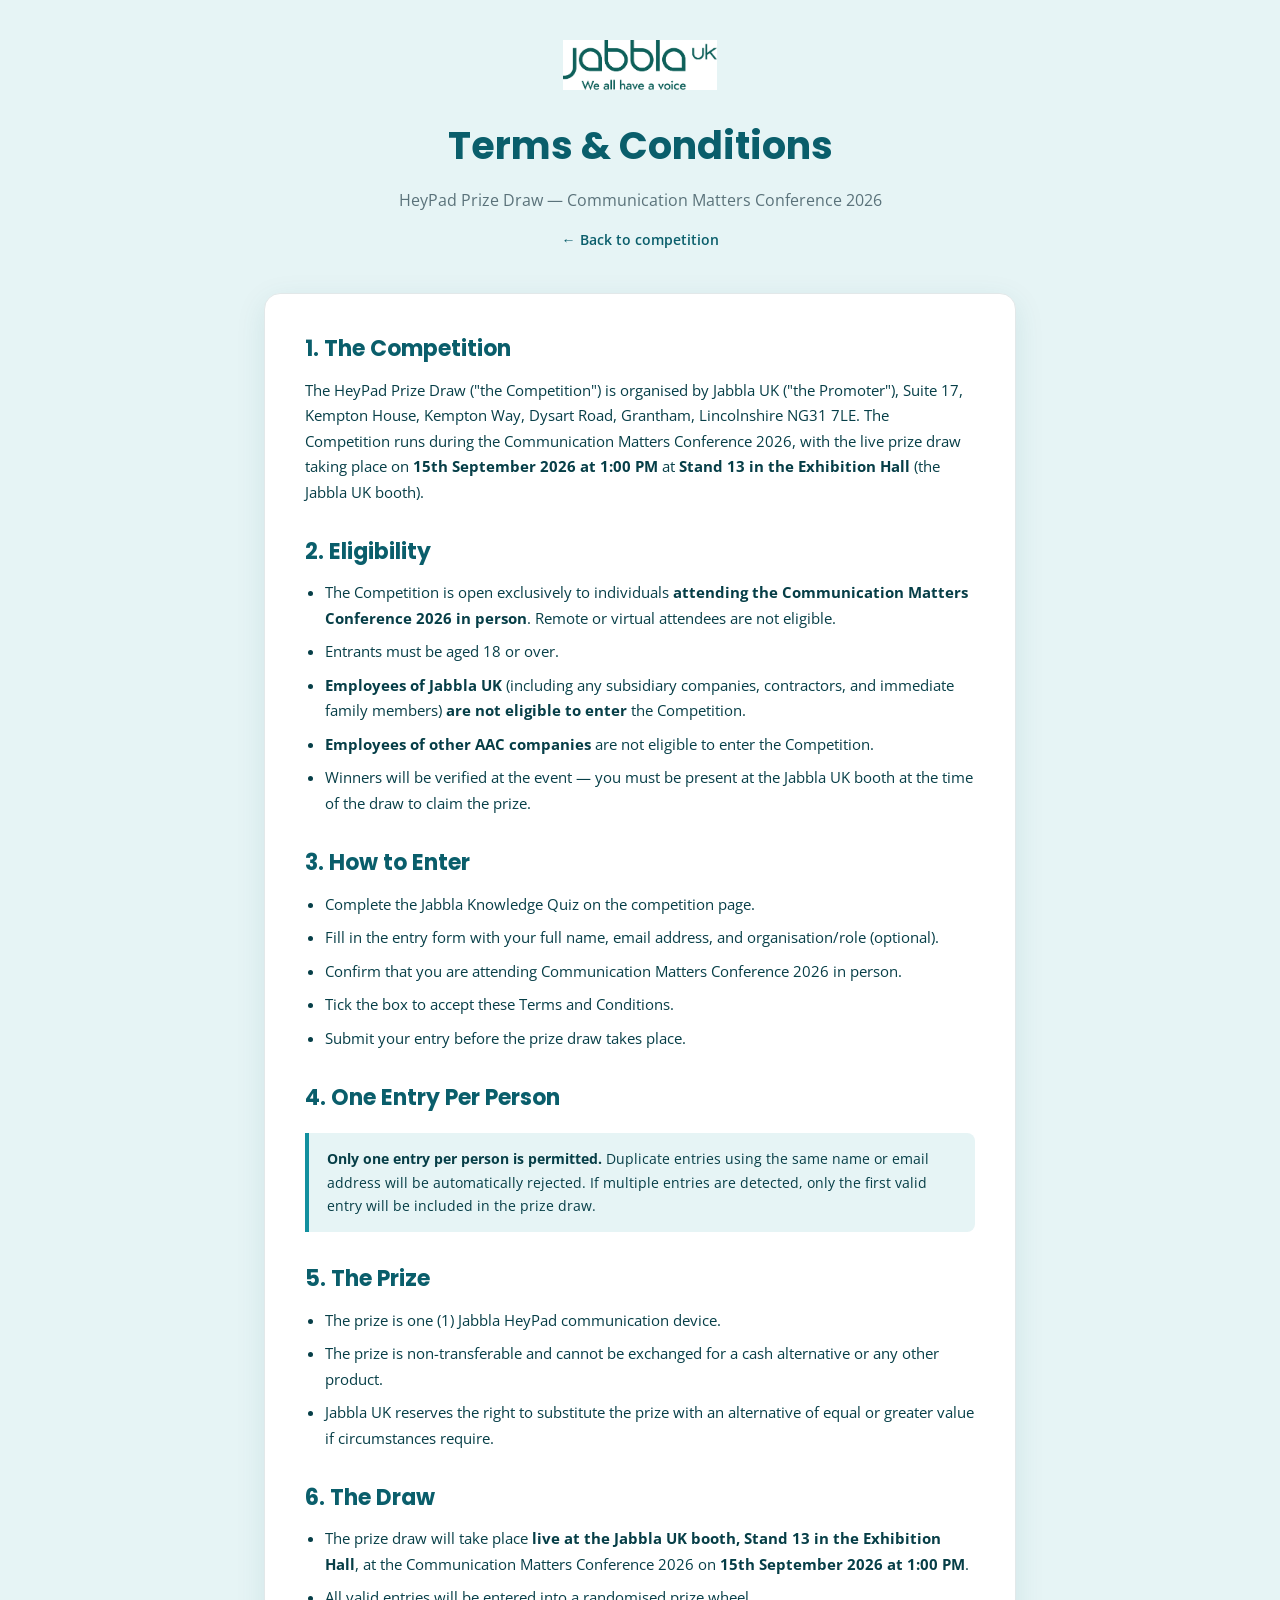
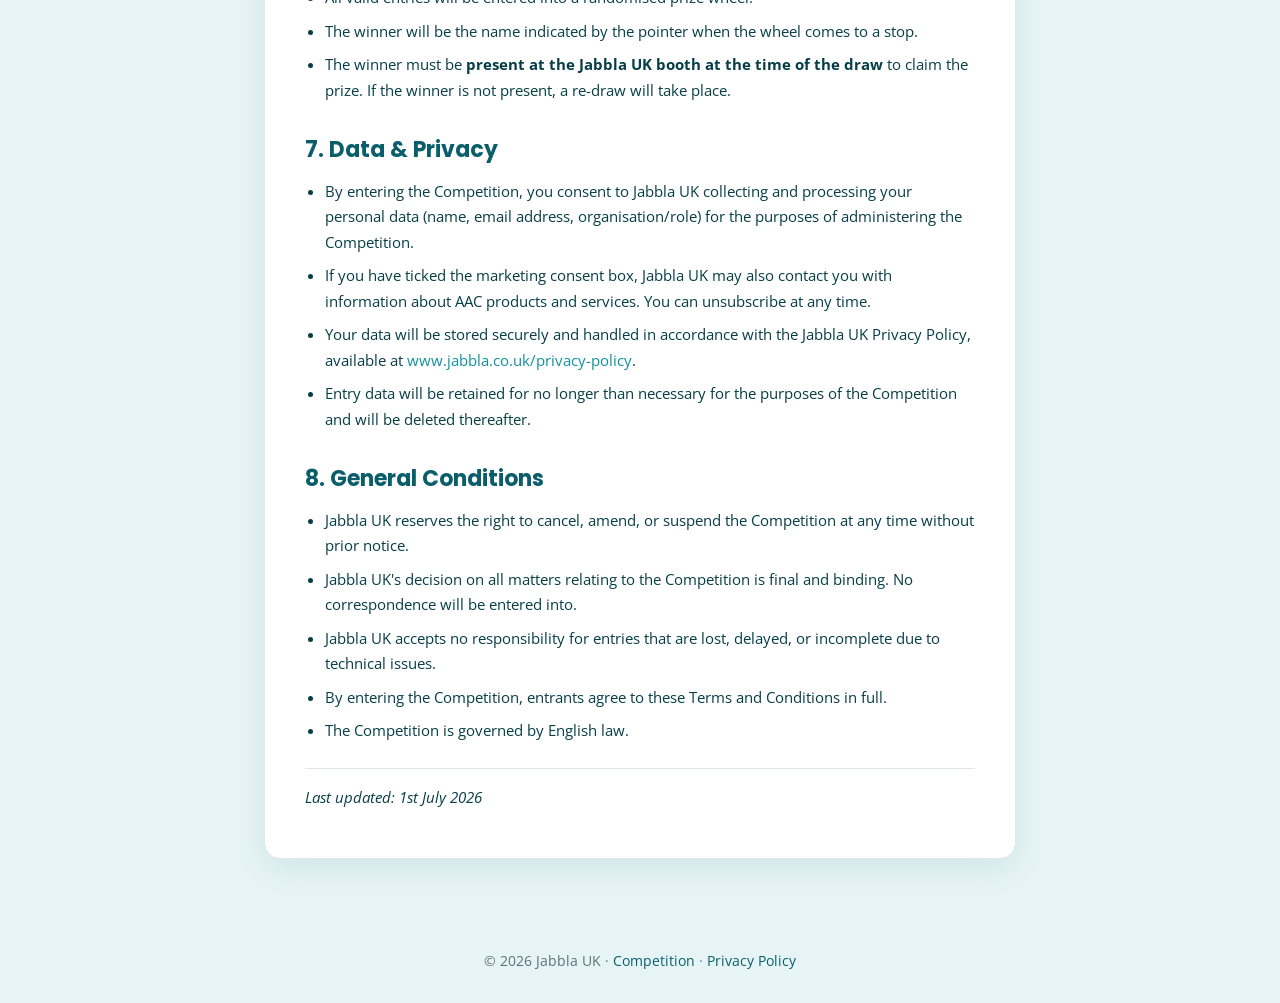
<file: terms.html>
<!DOCTYPE html>
<html lang="en-GB">
<head>
<meta charset="UTF-8">
<meta name="viewport" content="width=device-width, initial-scale=1.0">
<title>Terms &amp; Conditions | HeyPad Competition — Jabbla UK @ CM 2026</title>
<meta name="description" content="Terms and Conditions for the HeyPad Prize Draw at Communication Matters Conference 2026, organised by Jabbla UK." />
<link rel="icon" href="favicon-32.png?v=2" type="image/png" sizes="32x32" />
<link rel="icon" href="favicon-192.png?v=2" type="image/png" sizes="192x192" />
<link rel="apple-touch-icon" href="favicon-180.png?v=2" />
<meta property="og:title" content="Terms & Conditions | HeyPad Competition — Jabbla UK" />
<meta property="og:description" content="Terms and Conditions for the HeyPad Prize Draw at Communication Matters Conference 2026." />
<meta property="og:image" content="https://smilepineapple.github.io/heypad-competition-cm2026/HeyPad-EN-side-3-no-background.png" />
<meta property="og:url" content="https://www.jabbla.co.uk/heypad-competition/terms.html" />
<script>
  if(location.hostname === 'smilepineapple.github.io' && location.pathname.startsWith('/heypad-competition-cm2026')){
    const target = 'https://www.jabbla.co.uk' + location.pathname.replace('/heypad-competition-cm2026','/heypad-competition') + location.search + location.hash;
    location.replace(target);
  }
</script>
<meta property="og:type" content="website" />
<link rel="preconnect" href="https://fonts.googleapis.com">
<link rel="preconnect" href="https://fonts.gstatic.com" crossorigin>
<link href="https://fonts.googleapis.com/css2?family=Poppins:wght@400;500;600;700;800&family=Open+Sans:wght@400;500;600&display=swap" rel="stylesheet">
<style>
  :root{
    --petrol:#0a5e6b; --petrol-dark:#063e47; --teal:#12909f; --teal-light:#e6f4f5;
    --lime:#94c11f; --lime-dark:#7aa516; --muted:#5a727a; --line:#e2e8e9;
    --white:#fff; --shadow:0 8px 30px rgba(10,94,107,.10); --radius:16px;
  }
  *{box-sizing:border-box;margin:0;padding:0}
  body{font-family:'Open Sans',sans-serif;background:var(--teal-light);color:var(--petrol-dark);line-height:1.7}
  a{color:var(--teal);text-decoration:none}
  a:hover{text-decoration:underline}
  .container{max-width:800px;margin:0 auto;padding:40px 24px 60px}
  .header{text-align:center;margin-bottom:40px}
  .header img{height:50px;width:auto;margin-bottom:16px}
  h1{font-family:'Poppins';font-size:clamp(28px,4vw,38px);color:var(--petrol);margin-bottom:8px}
  .header p{color:var(--muted);font-size:16px}
  .back-link{display:inline-block;margin-top:14px;color:var(--petrol);font-weight:600;font-size:14px}
  .terms-card{background:var(--white);border:1px solid var(--line);border-radius:var(--radius);padding:36px 40px;box-shadow:var(--shadow)}
  .terms-card h2{font-family:'Poppins';font-size:22px;color:var(--petrol);margin:28px 0 10px}
  .terms-card h2:first-child{margin-top:0}
  .terms-card p{font-size:15px;color:var(--petrol-dark);margin-bottom:12px}
  .terms-card ul{margin:0 0 16px 20px;padding:0}
  .terms-card li{font-size:15px;margin-bottom:8px}
  .terms-card .highlight{background:var(--teal-light);border-left:4px solid var(--teal);padding:14px 18px;border-radius:0 8px 8px 0;margin:16px 0}
  .terms-card .highlight p{margin:0;font-size:14px}
  .updated{font-size:13px;color:var(--muted);font-style:italic;margin-top:24px;padding-top:16px;border-top:1px solid var(--line)}
  footer{text-align:center;padding:30px;font-size:14px;color:var(--muted)}
  footer a{color:var(--petrol)}
  @media(max-width:600px){
    .terms-card{padding:24px 20px}
    .container{padding:24px 16px 40px}
  }
</style>
</head>
<body>

<div class="container">
  <div class="header">
    <img src="Jabbla_UK_2021.jpg" alt="Jabbla UK" />
    <h1>Terms &amp; Conditions</h1>
    <p>HeyPad Prize Draw — Communication Matters Conference 2026</p>
    <a href="index.html" class="back-link">← Back to competition</a>
  </div>

  <div class="terms-card">

    <h2>1. The Competition</h2>
    <p>The HeyPad Prize Draw ("the Competition") is organised by Jabbla UK ("the Promoter"), Suite 17, Kempton House, Kempton Way, Dysart Road, Grantham, Lincolnshire NG31 7LE. The Competition runs during the Communication Matters Conference 2026, with the live prize draw taking place on <b>15th September 2026 at 1:00 PM</b> at <b>Stand 13 in the Exhibition Hall</b> (the Jabbla UK booth).</p>

    <h2>2. Eligibility</h2>
    <ul>
      <li>The Competition is open exclusively to individuals <b>attending the Communication Matters Conference 2026 in person</b>. Remote or virtual attendees are not eligible.</li>
      <li>Entrants must be aged 18 or over.</li>
      <li><b>Employees of Jabbla UK</b> (including any subsidiary companies, contractors, and immediate family members) <b>are not eligible to enter</b> the Competition.</li>
      <li><b>Employees of other AAC companies</b> are not eligible to enter the Competition.</li>
      <li>Winners will be verified at the event — you must be present at the Jabbla UK booth at the time of the draw to claim the prize.</li>
    </ul>

    <h2>3. How to Enter</h2>
    <ul>
      <li>Complete the Jabbla Knowledge Quiz on the competition page.</li>
      <li>Fill in the entry form with your full name, email address, and organisation/role (optional).</li>
      <li>Confirm that you are attending Communication Matters Conference 2026 in person.</li>
      <li>Tick the box to accept these Terms and Conditions.</li>
      <li>Submit your entry before the prize draw takes place.</li>
    </ul>

    <h2>4. One Entry Per Person</h2>
    <div class="highlight">
      <p><b>Only one entry per person is permitted.</b> Duplicate entries using the same name or email address will be automatically rejected. If multiple entries are detected, only the first valid entry will be included in the prize draw.</p>
    </div>

    <h2>5. The Prize</h2>
    <ul>
      <li>The prize is one (1) Jabbla HeyPad communication device.</li>
      <li>The prize is non-transferable and cannot be exchanged for a cash alternative or any other product.</li>
      <li>Jabbla UK reserves the right to substitute the prize with an alternative of equal or greater value if circumstances require.</li>
    </ul>

    <h2>6. The Draw</h2>
    <ul>
      <li>The prize draw will take place <b>live at the Jabbla UK booth, Stand 13 in the Exhibition Hall</b>, at the Communication Matters Conference 2026 on <b>15th September 2026 at 1:00 PM</b>.</li>
      <li>All valid entries will be entered into a randomised prize wheel.</li>
      <li>The winner will be the name indicated by the pointer when the wheel comes to a stop.</li>
      <li>The winner must be <b>present at the Jabbla UK booth at the time of the draw</b> to claim the prize. If the winner is not present, a re-draw will take place.</li>
    </ul>

    <h2>7. Data &amp; Privacy</h2>
    <ul>
      <li>By entering the Competition, you consent to Jabbla UK collecting and processing your personal data (name, email address, organisation/role) for the purposes of administering the Competition.</li>
      <li>If you have ticked the marketing consent box, Jabbla UK may also contact you with information about AAC products and services. You can unsubscribe at any time.</li>
      <li>Your data will be stored securely and handled in accordance with the Jabbla UK Privacy Policy, available at <a href="https://www.jabbla.co.uk/privacy-policy/" target="_blank" rel="noopener">www.jabbla.co.uk/privacy-policy</a>.</li>
      <li>Entry data will be retained for no longer than necessary for the purposes of the Competition and will be deleted thereafter.</li>
    </ul>

    <h2>8. General Conditions</h2>
    <ul>
      <li>Jabbla UK reserves the right to cancel, amend, or suspend the Competition at any time without prior notice.</li>
      <li>Jabbla UK's decision on all matters relating to the Competition is final and binding. No correspondence will be entered into.</li>
      <li>Jabbla UK accepts no responsibility for entries that are lost, delayed, or incomplete due to technical issues.</li>
      <li>By entering the Competition, entrants agree to these Terms and Conditions in full.</li>
      <li>The Competition is governed by English law.</li>
    </ul>

    <p class="updated">Last updated: 1st July 2026</p>

  </div>
</div>

<footer>
  <p>&copy; 2026 Jabbla UK · <a href="index.html">Competition</a> · <a href="https://www.jabbla.co.uk/privacy-policy/" target="_blank" rel="noopener">Privacy Policy</a></p>
</footer>

</body>
</html>
</file>
